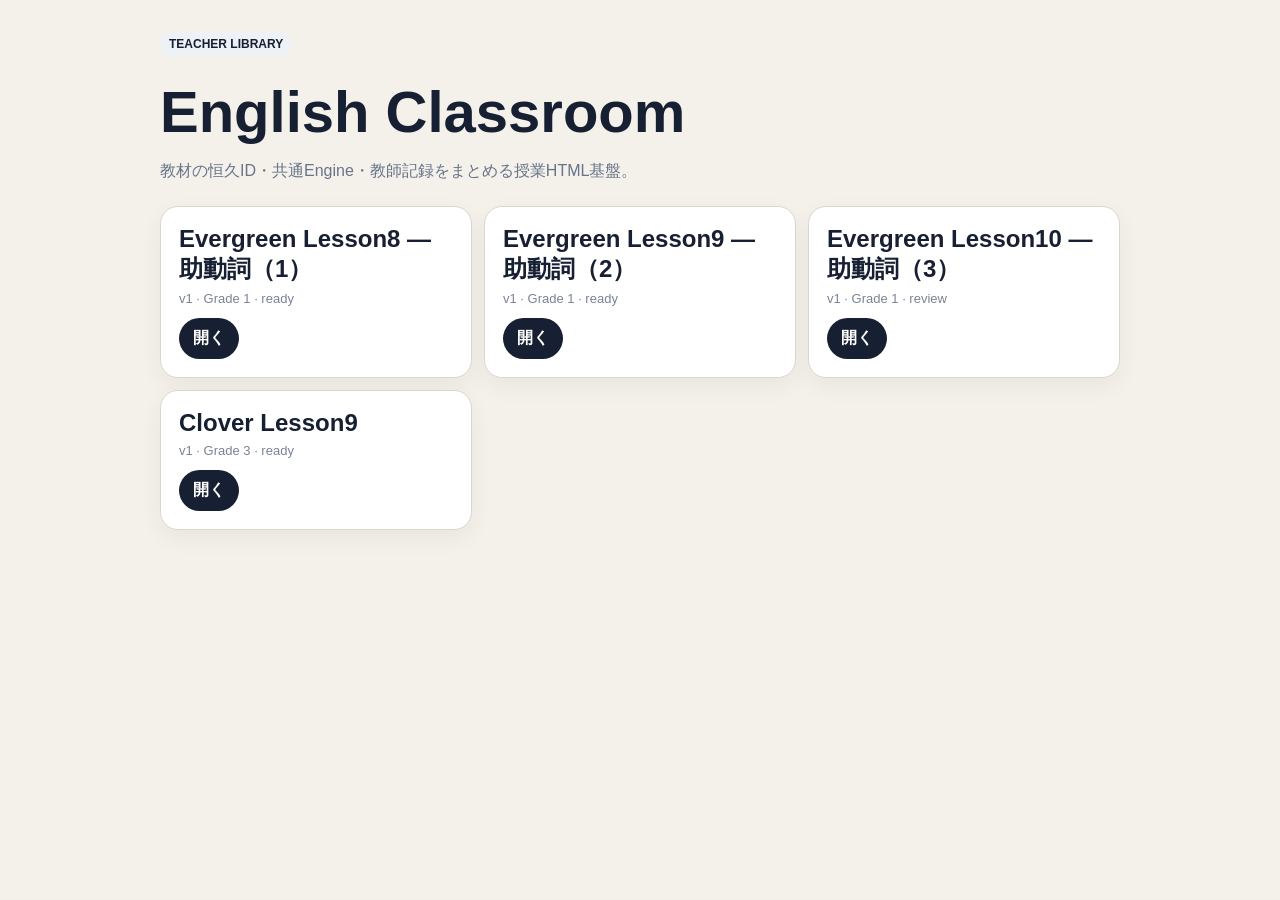
<file: index.html>
<!doctype html>
<html lang="ja">
<head>
<meta charset="utf-8">
<meta name="viewport" content="width=device-width,initial-scale=1">
<title>English Classroom — Teacher Library</title>
<style>
body{font-family:-apple-system,BlinkMacSystemFont,"Segoe UI","Noto Sans JP",sans-serif;background:#f4f1eb;color:#172033;margin:0}
main{max-width:960px;margin:auto;padding:32px 18px}
h1{font-size:clamp(34px,6vw,58px);margin:.2em 0}
p{color:#687489}.grid{display:grid;grid-template-columns:repeat(auto-fit,minmax(260px,1fr));gap:12px;margin-top:24px}
.card{background:#fff;border:1px solid #ddd6cc;border-radius:18px;padding:18px;box-shadow:0 8px 24px rgba(0,0,0,.05)}
.card h2{margin:0 0 6px}.meta{font-size:13px;color:#7a8495;margin-bottom:12px}
a{display:inline-block;background:#172033;color:#fff;text-decoration:none;border-radius:999px;padding:10px 14px;font-weight:850}
.badge{display:inline-block;background:#eef1f5;border-radius:999px;padding:5px 9px;font-size:12px;font-weight:800;margin-bottom:10px}
.note{font-size:12px;color:#7a8495;margin:10px 0 0}
</style>
</head>
<body><main>
<div class="badge">TEACHER LIBRARY</div>
<h1>English Classroom</h1>
<p>教材の恒久ID・共通Engine・教師記録をまとめる授業HTML基盤。</p>
<div id="grid" class="grid"></div>
<script>
(async()=>{
 const r=await fetch('./registry/lessons.json',{cache:'no-store'});
 const j=await r.json();
 const grid=document.getElementById('grid');
 grid.innerHTML=(j.lessons||[]).map(x=>`<article class="card"><h2>${x.title}</h2><div class="meta">${x.engine} · Grade ${x.grade} · ${x.status}</div><a href="./${x.path}">開く</a>${x.engine==='legacy'?'<p class="note">現行構造を維持したLegacy教材。Engine v1への載せ替えは未実施。</p>':''}</article>`).join('');
})();
</script>
</main></body></html>
</file>
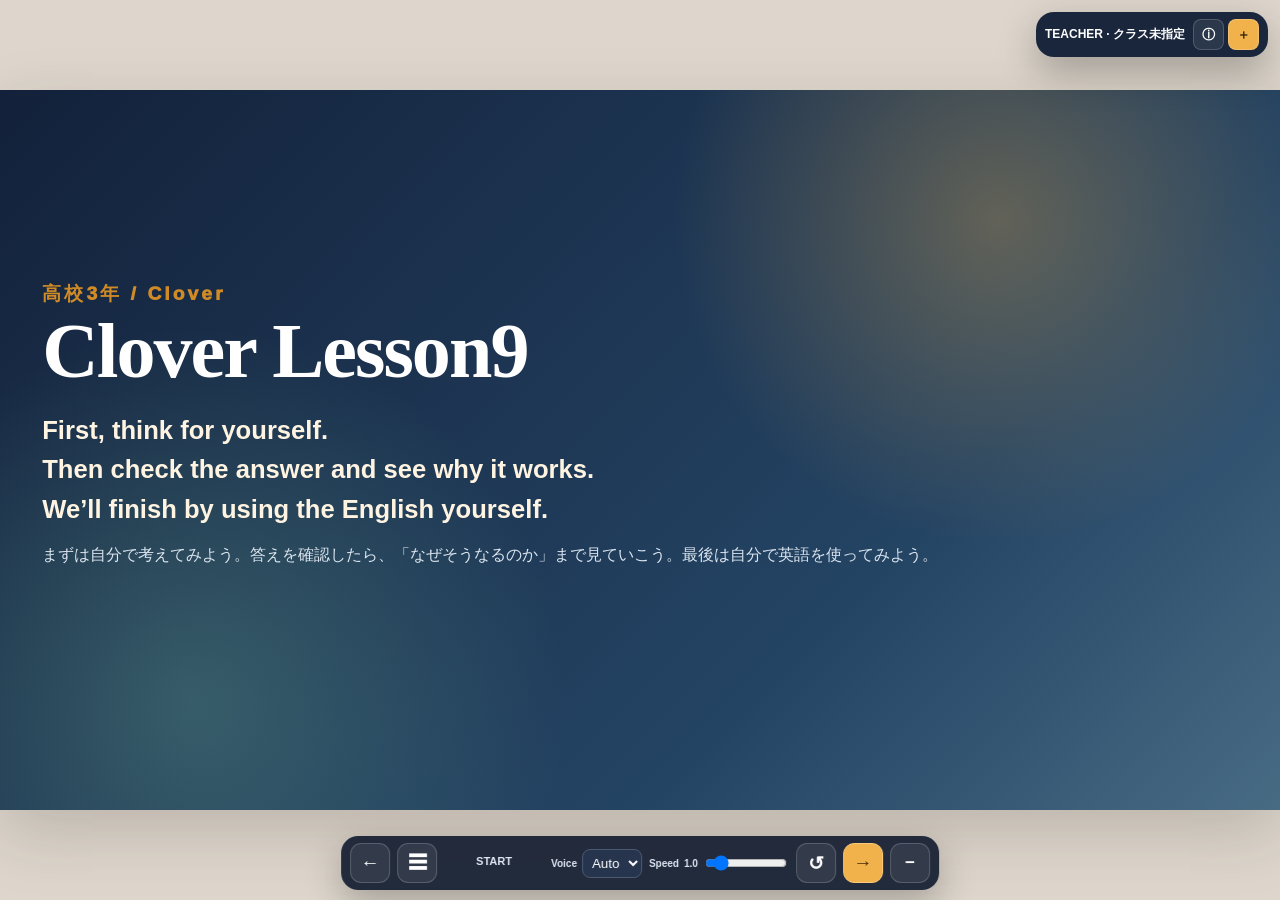
<file: materials/clover/lesson9/index.html>
<!doctype html>
<html lang="ja">
<head>
<meta charset="utf-8">
<meta name="viewport" content="width=device-width,initial-scale=1,viewport-fit=cover">
<meta name="theme-color" content="#172033">
<title>Clover Lesson9</title>
<link rel="stylesheet" href="../../../_engine/v1/engine.css">
<script>
window.LESSON_META = {"schemaVersion": 1, "id": "clover.lesson9", "title": "Clover Lesson9", "series": "Clover", "lesson": "9", "grade": 3, "subject": "English", "engine": "v1", "status": "ready", "questionCount": 40, "formats": ["blank", "choice", "order"], "teacherMode": true, "studentExport": true};
</script>
</head>
<body>
<div id="app" class="app" tabindex="0">
  <main class="stage" id="stage" aria-live="polite"></main>
  <div class="toolbar" aria-label="スライド操作">
    <button class="icon-btn" id="prevBtn" type="button" aria-label="前の問題">←</button>
    <button class="icon-btn" id="menuBtn" type="button" aria-label="問題一覧">☰</button>
    <div class="progress-wrap" aria-label="進行状況">
      <span id="slideCounter" class="counter"></span>
      <div id="stepDots" class="step-dots"></div>
    </div>
    <div class="voice-controls">
      <label>Voice
        <select id="voiceMode" aria-label="英語音声">
          <option value="auto">Auto</option><option value="en-US">US</option><option value="en-GB">UK</option>
        </select>
      </label>
      <label>Speed <span id="rateValue">1.0</span>
        <input id="rate" type="range" min="0.7" max="3" step="0.1" value="1.0" aria-label="読み上げ速度">
      </label>
    </div>
    <button class="icon-btn" id="resetBtn" type="button" aria-label="この問題を最初に戻す">↺</button>
    <button class="icon-btn primary" id="nextBtn" type="button" aria-label="次の段階">→</button>
  </div>
  <div id="drawer" class="drawer" hidden>
    <div class="drawer-card" role="dialog" aria-modal="true" aria-label="問題一覧">
      <div class="drawer-head"><strong id="drawerTitle">問題一覧</strong><button id="closeDrawer" type="button" class="icon-btn">×</button></div>
      <div id="questionList" class="question-list"></div>
    </div>
  </div>
  <div id="toast" class="toast" hidden></div>
</div>
<script src="lesson-data.js"></script>
<script src="../../../_engine/v1/audio.js"></script>
<script src="../../../_engine/v1/engine.js"></script>
<script src="../../../_teacher/v1/teacher.js"></script>
</body>
</html>
</file>
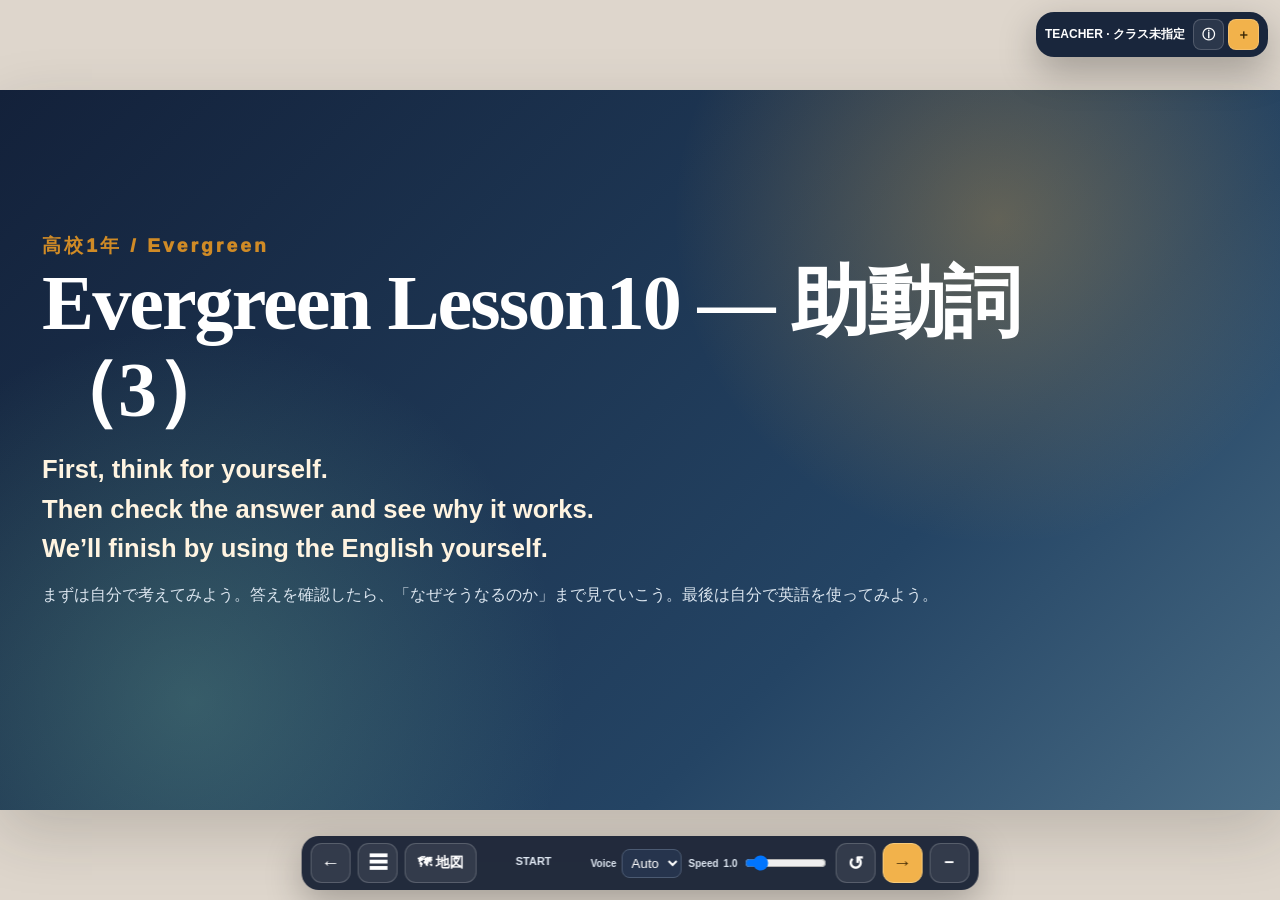
<file: materials/evergreen/lesson10/index.html>
<!doctype html>
<html lang="ja">
<head>
<meta charset="utf-8">
<meta name="viewport" content="width=device-width,initial-scale=1,viewport-fit=cover">
<meta name="theme-color" content="#172033">
<title>Evergreen Lesson10 — 助動詞（3）</title>
<link rel="stylesheet" href="../../../_engine/v1/engine.css">
<link rel="stylesheet" href="lesson10.css">
<script>
window.LESSON_META = {"schemaVersion":1,"id":"evergreen.lesson10","title":"Evergreen Lesson10 — 助動詞（3）","series":"Evergreen","lesson":"10","grade":1,"subject":"English","engine":"v1","status":"review","questionCount":22,"formats":["blank","order","translate","write"],"teacherMode":true,"studentExport":true,"features":["concept-map","question-diagrams","source-underlines","small-step-hints","backup-technique","final-check"]};
</script>
</head>
<body>
<div id="app" class="app" tabindex="0">
  <main class="stage" id="stage" aria-live="polite"></main>
  <div class="toolbar" aria-label="スライド操作">
    <button class="icon-btn" id="prevBtn" type="button" aria-label="前の画面">←</button>
    <button class="icon-btn" id="menuBtn" type="button" aria-label="問題一覧">☰</button>
    <div class="progress-wrap" aria-label="進行状況"><span id="slideCounter" class="counter"></span><div id="stepDots" class="step-dots"></div></div>
    <div class="voice-controls">
      <label>Voice <select id="voiceMode" aria-label="英語音声"><option value="auto">Auto</option><option value="en-US">US</option><option value="en-GB">UK</option></select></label>
      <label>Speed <span id="rateValue">1.0</span><input id="rate" type="range" min="0.7" max="3" step="0.1" value="1.0" aria-label="読み上げ速度"></label>
    </div>
    <button class="icon-btn" id="resetBtn" type="button" aria-label="この問題を最初に戻す">↺</button>
    <button class="icon-btn primary" id="nextBtn" type="button" aria-label="次の画面">→</button>
  </div>
  <div id="drawer" class="drawer" hidden><div class="drawer-card" role="dialog" aria-modal="true" aria-label="問題一覧"><div class="drawer-head"><strong id="drawerTitle">問題一覧</strong><button id="closeDrawer" type="button" class="icon-btn">×</button></div><div id="questionList" class="question-list"></div></div></div>
  <div id="toast" class="toast" hidden></div>
</div>
<script src="lesson-data.js"></script>
<script src="lesson-references.js"></script>
<script src="lesson10-details-a.js"></script>
<script src="lesson10-details-b.js"></script>
<script src="lesson10-details-c.js"></script>
<script src="lesson10-learning.js"></script>
<script src="../../../_engine/v1/audio.js"></script>
<script src="../../../_engine/v1/engine.js"></script>
<script src="../../../_teacher/v1/teacher.js"></script>
<script src="lesson10-enhance.js"></script>
</body>
</html>
</file>
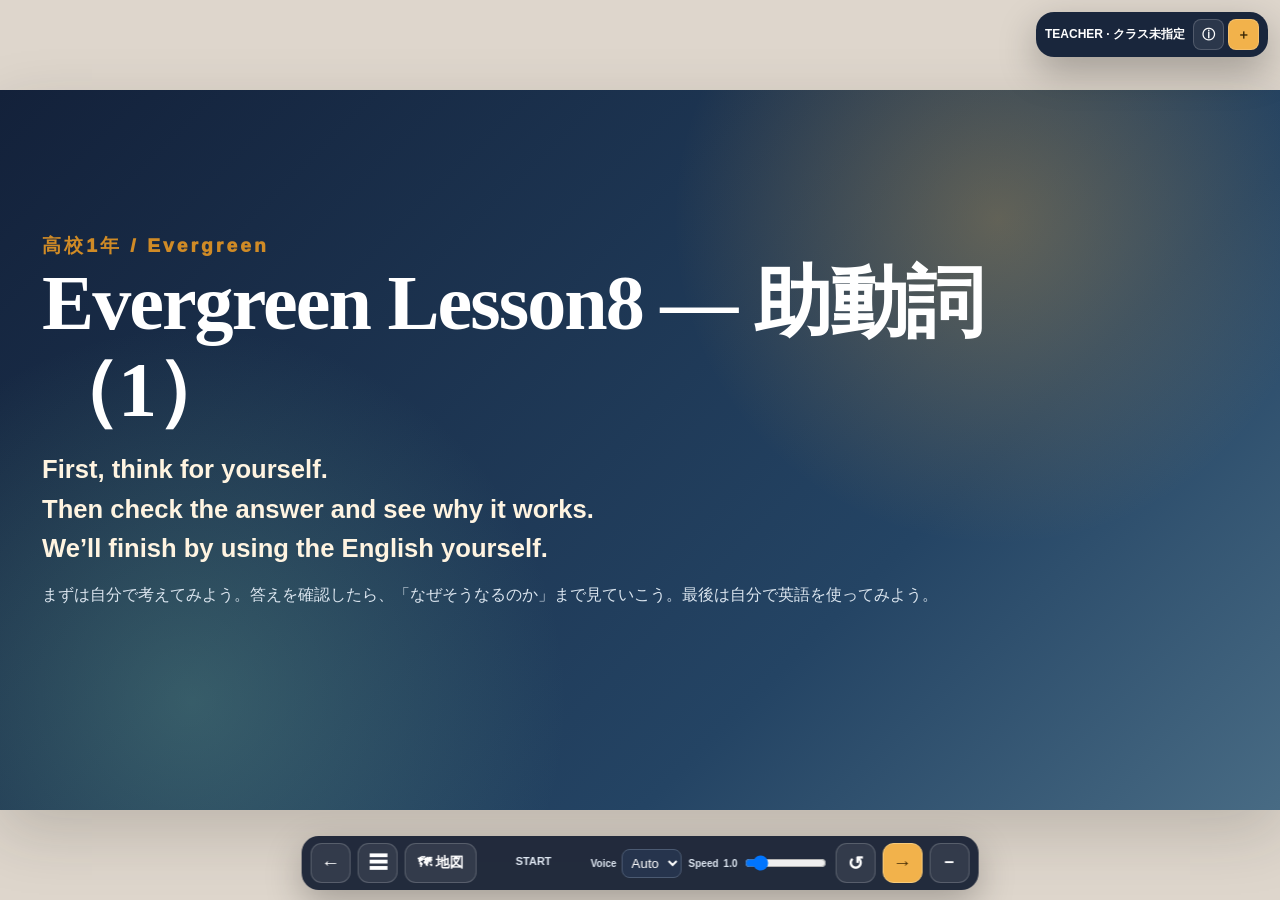
<file: materials/evergreen/lesson8/index.html>
<!doctype html>
<html lang="ja">
<head>
<meta charset="utf-8">
<meta name="viewport" content="width=device-width,initial-scale=1,viewport-fit=cover">
<meta name="theme-color" content="#172033">
<title>Evergreen Lesson8 — 助動詞（1）</title>
<link rel="stylesheet" href="../../../_engine/v1/engine.css">
<link rel="stylesheet" href="lesson8.css">
<script>
window.LESSON_META = {"schemaVersion":1,"id":"evergreen.lesson8","title":"Evergreen Lesson8 — 助動詞（1）","series":"Evergreen","lesson":"8","grade":1,"subject":"English","engine":"v1","status":"review","questionCount":24,"formats":["blank","choice","order","translate","write"],"teacherMode":true,"studentExport":true,"features":["concept-map","question-diagrams","source-underlines","small-step-hints","backup-technique","final-check"]};
</script>
</head>
<body>
<div id="app" class="app" tabindex="0">
  <main class="stage" id="stage" aria-live="polite"></main>
  <div class="toolbar" aria-label="スライド操作">
    <button class="icon-btn" id="prevBtn" type="button" aria-label="前の画面">←</button>
    <button class="icon-btn" id="menuBtn" type="button" aria-label="問題一覧">☰</button>
    <div class="progress-wrap" aria-label="進行状況">
      <span id="slideCounter" class="counter"></span>
      <div id="stepDots" class="step-dots"></div>
    </div>
    <div class="voice-controls">
      <label>Voice
        <select id="voiceMode" aria-label="英語音声">
          <option value="auto">Auto</option><option value="en-US">US</option><option value="en-GB">UK</option>
        </select>
      </label>
      <label>Speed <span id="rateValue">1.0</span>
        <input id="rate" type="range" min="0.7" max="3" step="0.1" value="1.0" aria-label="読み上げ速度">
      </label>
    </div>
    <button class="icon-btn" id="resetBtn" type="button" aria-label="この問題を最初に戻す">↺</button>
    <button class="icon-btn primary" id="nextBtn" type="button" aria-label="次の画面">→</button>
  </div>
  <div id="drawer" class="drawer" hidden>
    <div class="drawer-card" role="dialog" aria-modal="true" aria-label="問題一覧">
      <div class="drawer-head"><strong id="drawerTitle">問題一覧</strong><button id="closeDrawer" type="button" class="icon-btn">×</button></div>
      <div id="questionList" class="question-list"></div>
    </div>
  </div>
  <div id="toast" class="toast" hidden></div>
</div>
<script src="lesson-data.js"></script>
<script src="lesson-references.js"></script>
<script src="lesson8-learning.js"></script>
<script src="../../../_engine/v1/audio.js"></script>
<script src="../../../_engine/v1/engine.js"></script>
<script src="../../../_teacher/v1/teacher.js"></script>
<script src="lesson8-enhance.js"></script>
</body>
</html>
</file>
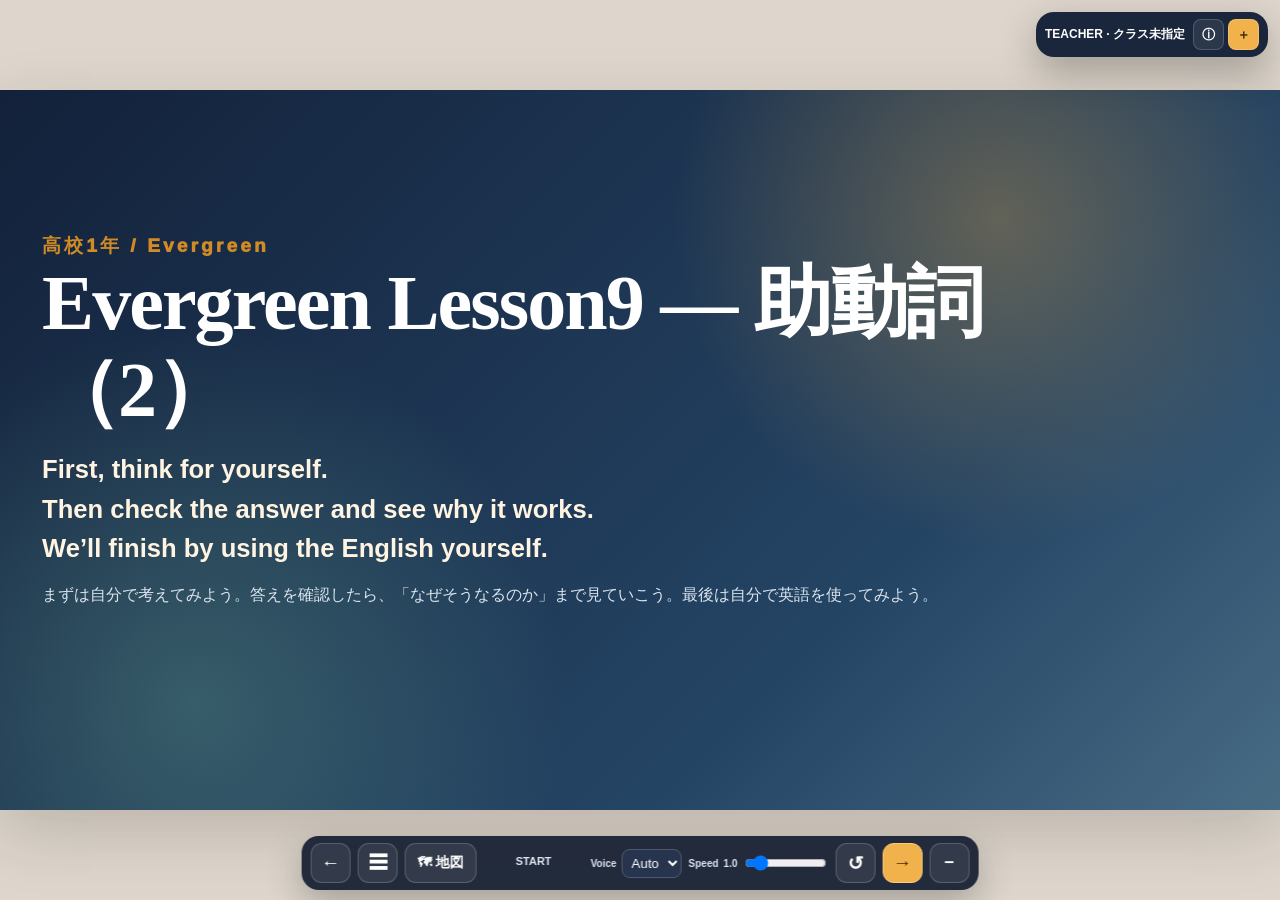
<file: materials/evergreen/lesson9/index.html>
<!doctype html>
<html lang="ja">
<head>
<meta charset="utf-8">
<meta name="viewport" content="width=device-width,initial-scale=1,viewport-fit=cover">
<meta name="theme-color" content="#172033">
<title>Evergreen Lesson9 — 助動詞（2）</title>
<link rel="stylesheet" href="../../../_engine/v1/engine.css">
<link rel="stylesheet" href="lesson9.css">
<script>
window.LESSON_META = {"schemaVersion": 1, "id": "evergreen.lesson9", "title": "Evergreen Lesson9 — 助動詞（2）", "series": "Evergreen", "lesson": "9", "grade": 1, "subject": "English", "engine": "v1", "status": "review", "questionCount": 23, "formats": ["blank", "choice", "order", "translate", "write"], "teacherMode": true, "studentExport": true, "features": ["concept-map", "question-diagrams", "source-underlines", "small-step-hints", "backup-technique", "final-check"]};
</script>
</head>
<body>
<div id="app" class="app" tabindex="0">
  <main class="stage" id="stage" aria-live="polite"></main>
  <div class="toolbar" aria-label="スライド操作">
    <button class="icon-btn" id="prevBtn" type="button" aria-label="前の画面">←</button>
    <button class="icon-btn" id="menuBtn" type="button" aria-label="問題一覧">☰</button>
    <div class="progress-wrap" aria-label="進行状況">
      <span id="slideCounter" class="counter"></span>
      <div id="stepDots" class="step-dots"></div>
    </div>
    <div class="voice-controls">
      <label>Voice
        <select id="voiceMode" aria-label="英語音声">
          <option value="auto">Auto</option><option value="en-US">US</option><option value="en-GB">UK</option>
        </select>
      </label>
      <label>Speed <span id="rateValue">1.0</span>
        <input id="rate" type="range" min="0.7" max="3" step="0.1" value="1.0" aria-label="読み上げ速度">
      </label>
    </div>
    <button class="icon-btn" id="resetBtn" type="button" aria-label="この問題を最初に戻す">↺</button>
    <button class="icon-btn primary" id="nextBtn" type="button" aria-label="次の画面">→</button>
  </div>
  <div id="drawer" class="drawer" hidden>
    <div class="drawer-card" role="dialog" aria-modal="true" aria-label="問題一覧">
      <div class="drawer-head"><strong id="drawerTitle">問題一覧</strong><button id="closeDrawer" type="button" class="icon-btn">×</button></div>
      <div id="questionList" class="question-list"></div>
    </div>
  </div>
  <div id="toast" class="toast" hidden></div>
</div>
<script src="lesson-data.js"></script>
<script src="lesson-references.js"></script>
<script src="lesson9-learning.js"></script>
<script src="../../../_engine/v1/audio.js"></script>
<script src="../../../_engine/v1/engine.js"></script>
<script src="../../../_teacher/v1/teacher.js"></script>
<script src="lesson9-enhance.js"></script>
</body>
</html>
</file>
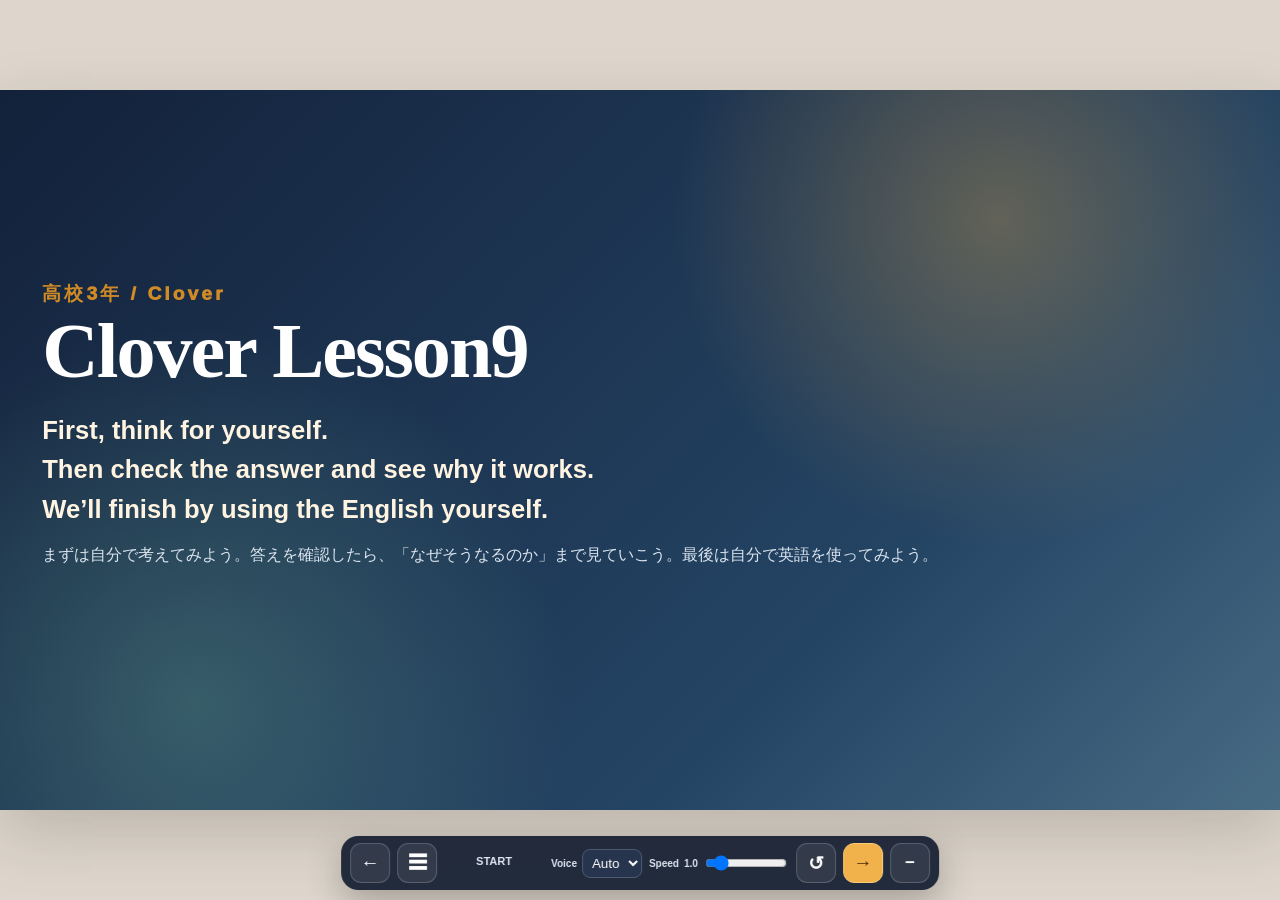
<file: materials/clover/lesson9/student-index.html>
<!doctype html>
<html lang="ja">
<head>
<meta charset="utf-8">
<meta name="viewport" content="width=device-width,initial-scale=1,viewport-fit=cover">
<meta name="theme-color" content="#172033">
<title>Clover Lesson9</title>
<link rel="stylesheet" href="../../../_engine/v1/engine.css">
<script>
window.LESSON_META = {"schemaVersion": 1, "id": "clover.lesson9", "title": "Clover Lesson9", "series": "Clover", "lesson": "9", "grade": 3, "subject": "English", "engine": "v1", "status": "ready", "questionCount": 40, "formats": ["blank", "choice", "order"], "teacherMode": false, "studentExport": true};
</script>
</head>
<body>
<div id="app" class="app" tabindex="0">
  <main class="stage" id="stage" aria-live="polite"></main>
  <div class="toolbar" aria-label="スライド操作">
    <button class="icon-btn" id="prevBtn" type="button" aria-label="前の問題">←</button>
    <button class="icon-btn" id="menuBtn" type="button" aria-label="問題一覧">☰</button>
    <div class="progress-wrap" aria-label="進行状況">
      <span id="slideCounter" class="counter"></span>
      <div id="stepDots" class="step-dots"></div>
    </div>
    <div class="voice-controls">
      <label>Voice
        <select id="voiceMode" aria-label="英語音声">
          <option value="auto">Auto</option><option value="en-US">US</option><option value="en-GB">UK</option>
        </select>
      </label>
      <label>Speed <span id="rateValue">1.0</span>
        <input id="rate" type="range" min="0.7" max="3" step="0.1" value="1.0" aria-label="読み上げ速度">
      </label>
    </div>
    <button class="icon-btn" id="resetBtn" type="button" aria-label="この問題を最初に戻す">↺</button>
    <button class="icon-btn primary" id="nextBtn" type="button" aria-label="次の段階">→</button>
  </div>
  <div id="drawer" class="drawer" hidden>
    <div class="drawer-card" role="dialog" aria-modal="true" aria-label="問題一覧">
      <div class="drawer-head"><strong id="drawerTitle">問題一覧</strong><button id="closeDrawer" type="button" class="icon-btn">×</button></div>
      <div id="questionList" class="question-list"></div>
    </div>
  </div>
  <div id="toast" class="toast" hidden></div>
</div>
<script src="lesson-data.js"></script>
<script src="../../../_engine/v1/audio.js"></script>
<script src="../../../_engine/v1/engine.js"></script>
</body>
</html>
</file>
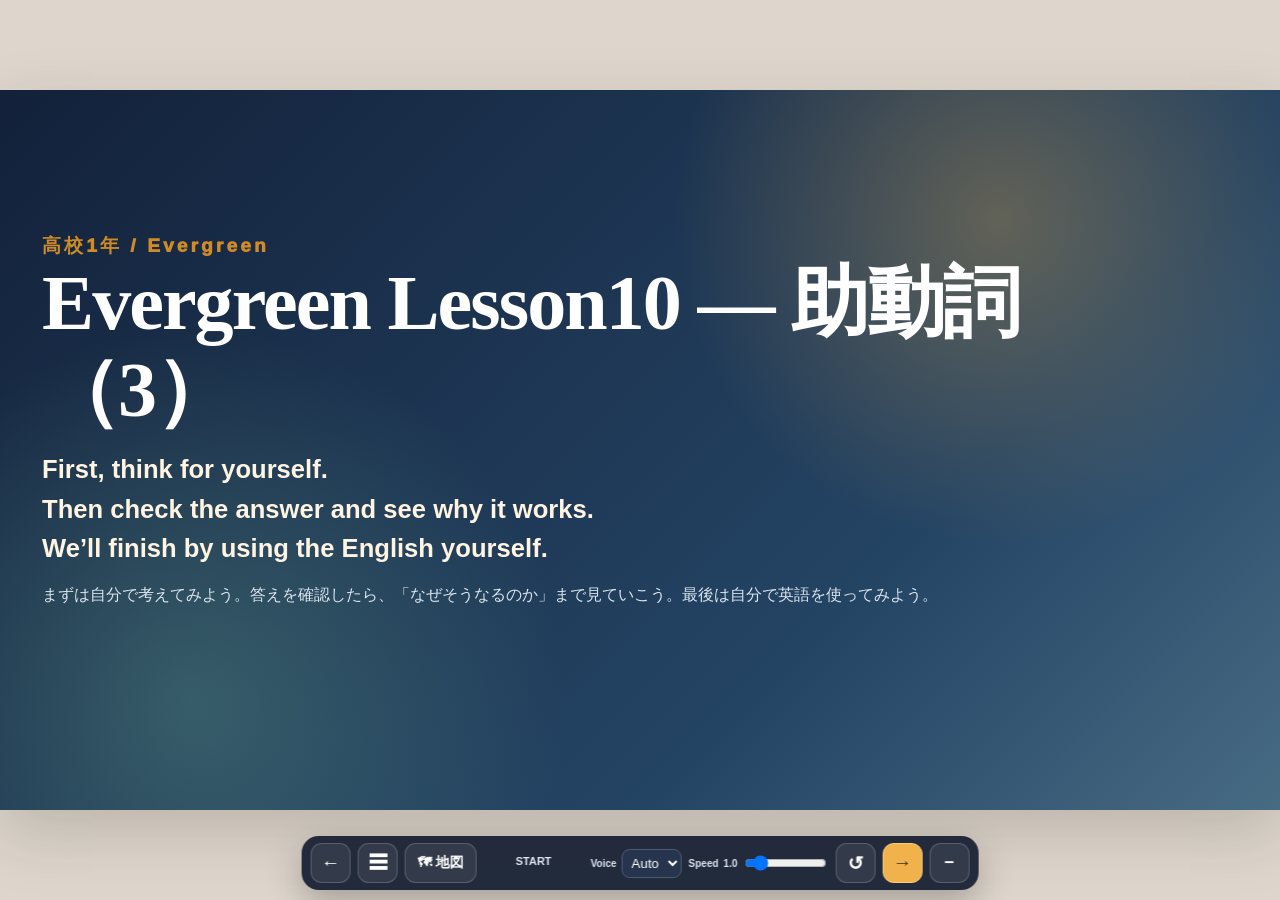
<file: materials/evergreen/lesson10/student-index.html>
<!doctype html>
<html lang="ja">
<head>
<meta charset="utf-8">
<meta name="viewport" content="width=device-width,initial-scale=1,viewport-fit=cover">
<meta name="theme-color" content="#172033">
<title>Evergreen Lesson10 — 助動詞（3）</title>
<link rel="stylesheet" href="../../../_engine/v1/engine.css">
<link rel="stylesheet" href="lesson10.css">
<script>
window.LESSON_META = {"schemaVersion":1,"id":"evergreen.lesson10","title":"Evergreen Lesson10 — 助動詞（3）","series":"Evergreen","lesson":"10","grade":1,"subject":"English","engine":"v1","status":"review","questionCount":22,"formats":["blank","order","translate","write"],"teacherMode":false,"studentExport":true,"features":["concept-map","question-diagrams","source-underlines","small-step-hints","backup-technique","final-check"]};
</script>
</head>
<body>
<div id="app" class="app" tabindex="0">
  <main class="stage" id="stage" aria-live="polite"></main>
  <div class="toolbar" aria-label="スライド操作">
    <button class="icon-btn" id="prevBtn" type="button" aria-label="前の画面">←</button>
    <button class="icon-btn" id="menuBtn" type="button" aria-label="問題一覧">☰</button>
    <div class="progress-wrap" aria-label="進行状況"><span id="slideCounter" class="counter"></span><div id="stepDots" class="step-dots"></div></div>
    <div class="voice-controls">
      <label>Voice <select id="voiceMode" aria-label="英語音声"><option value="auto">Auto</option><option value="en-US">US</option><option value="en-GB">UK</option></select></label>
      <label>Speed <span id="rateValue">1.0</span><input id="rate" type="range" min="0.7" max="3" step="0.1" value="1.0" aria-label="読み上げ速度"></label>
    </div>
    <button class="icon-btn" id="resetBtn" type="button" aria-label="この問題を最初に戻す">↺</button>
    <button class="icon-btn primary" id="nextBtn" type="button" aria-label="次の画面">→</button>
  </div>
  <div id="drawer" class="drawer" hidden><div class="drawer-card" role="dialog" aria-modal="true" aria-label="問題一覧"><div class="drawer-head"><strong id="drawerTitle">問題一覧</strong><button id="closeDrawer" type="button" class="icon-btn">×</button></div><div id="questionList" class="question-list"></div></div></div>
  <div id="toast" class="toast" hidden></div>
</div>
<script src="lesson-data.js"></script>
<script src="lesson-references.js"></script>
<script src="lesson10-details-a.js"></script>
<script src="lesson10-details-b.js"></script>
<script src="lesson10-details-c.js"></script>
<script src="lesson10-learning.js"></script>
<script src="../../../_engine/v1/audio.js"></script>
<script src="../../../_engine/v1/engine.js"></script>
<script src="lesson10-enhance.js"></script>
</body>
</html>
</file>
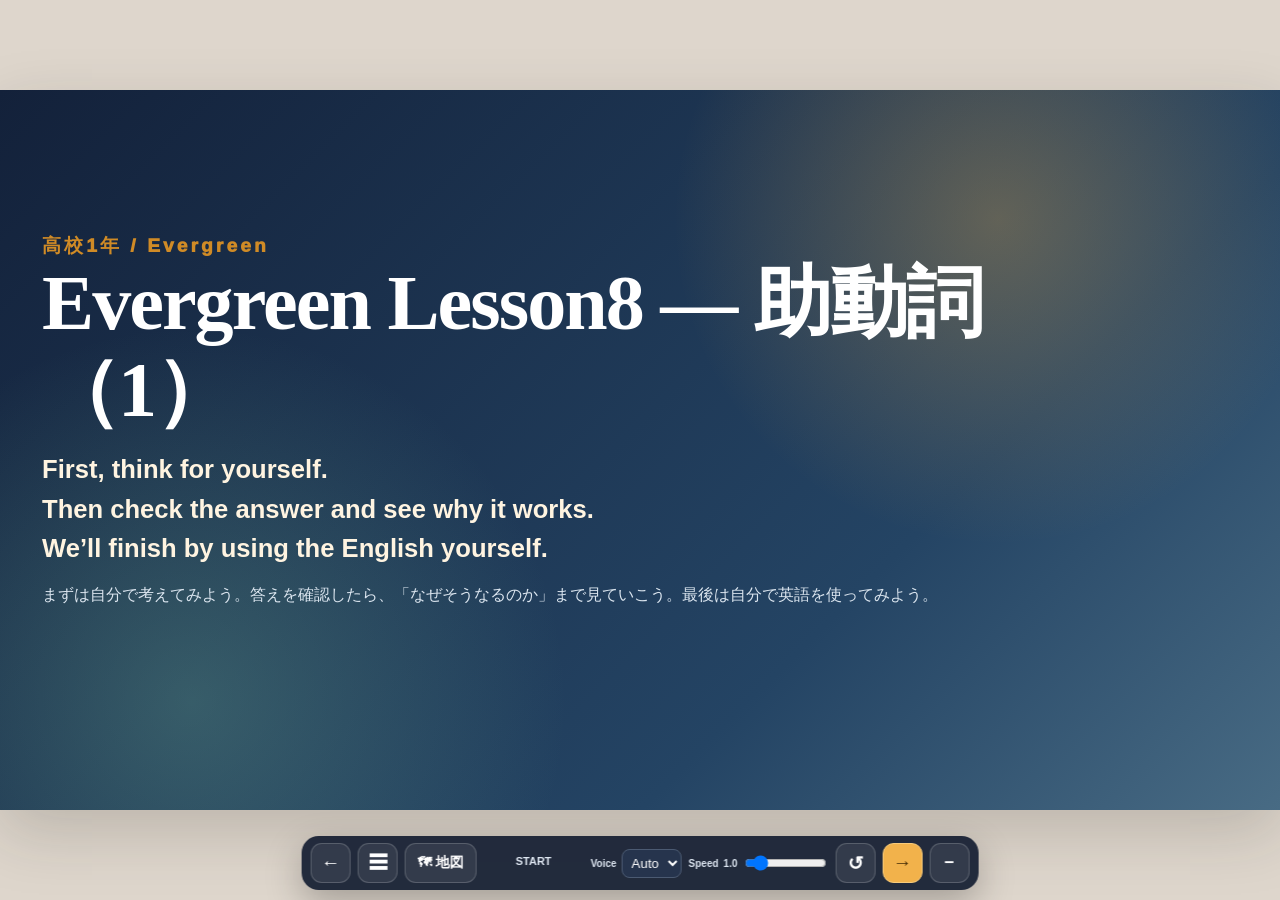
<file: materials/evergreen/lesson8/student-index.html>
<!doctype html>
<html lang="ja">
<head>
<meta charset="utf-8">
<meta name="viewport" content="width=device-width,initial-scale=1,viewport-fit=cover">
<meta name="theme-color" content="#172033">
<title>Evergreen Lesson8 — 助動詞（1）</title>
<link rel="stylesheet" href="../../../_engine/v1/engine.css">
<link rel="stylesheet" href="lesson8.css">
<script>
window.LESSON_META = {"schemaVersion": 1, "id": "evergreen.lesson8", "title": "Evergreen Lesson8 — 助動詞（1）", "series": "Evergreen", "lesson": "8", "grade": 1, "subject": "English", "engine": "v1", "status": "review", "questionCount": 24, "formats": ["blank", "choice", "order", "translate", "write"], "teacherMode": false, "studentExport": true, "features": ["concept-map", "question-diagrams", "source-underlines", "small-step-hints", "backup-technique", "final-check"]};
</script>
</head>
<body>
<div id="app" class="app" tabindex="0">
  <main class="stage" id="stage" aria-live="polite"></main>
  <div class="toolbar" aria-label="スライド操作">
    <button class="icon-btn" id="prevBtn" type="button" aria-label="前の画面">←</button>
    <button class="icon-btn" id="menuBtn" type="button" aria-label="問題一覧">☰</button>
    <div class="progress-wrap" aria-label="進行状況"><span id="slideCounter" class="counter"></span><div id="stepDots" class="step-dots"></div></div>
    <div class="voice-controls">
      <label>Voice <select id="voiceMode" aria-label="英語音声"><option value="auto">Auto</option><option value="en-US">US</option><option value="en-GB">UK</option></select></label>
      <label>Speed <span id="rateValue">1.0</span><input id="rate" type="range" min="0.7" max="3" step="0.1" value="1.0" aria-label="読み上げ速度"></label>
    </div>
    <button class="icon-btn" id="resetBtn" type="button" aria-label="この問題を最初に戻す">↺</button>
    <button class="icon-btn primary" id="nextBtn" type="button" aria-label="次の画面">→</button>
  </div>
  <div id="drawer" class="drawer" hidden><div class="drawer-card" role="dialog" aria-modal="true" aria-label="問題一覧"><div class="drawer-head"><strong id="drawerTitle">問題一覧</strong><button id="closeDrawer" type="button" class="icon-btn">×</button></div><div id="questionList" class="question-list"></div></div></div>
  <div id="toast" class="toast" hidden></div>
</div>
<script src="lesson-data.js"></script>
<script src="lesson-references.js"></script>
<script src="lesson8-learning.js"></script>
<script src="../../../_engine/v1/audio.js"></script>
<script src="../../../_engine/v1/engine.js"></script>
<script src="lesson8-enhance.js"></script>
</body>
</html>
</file>
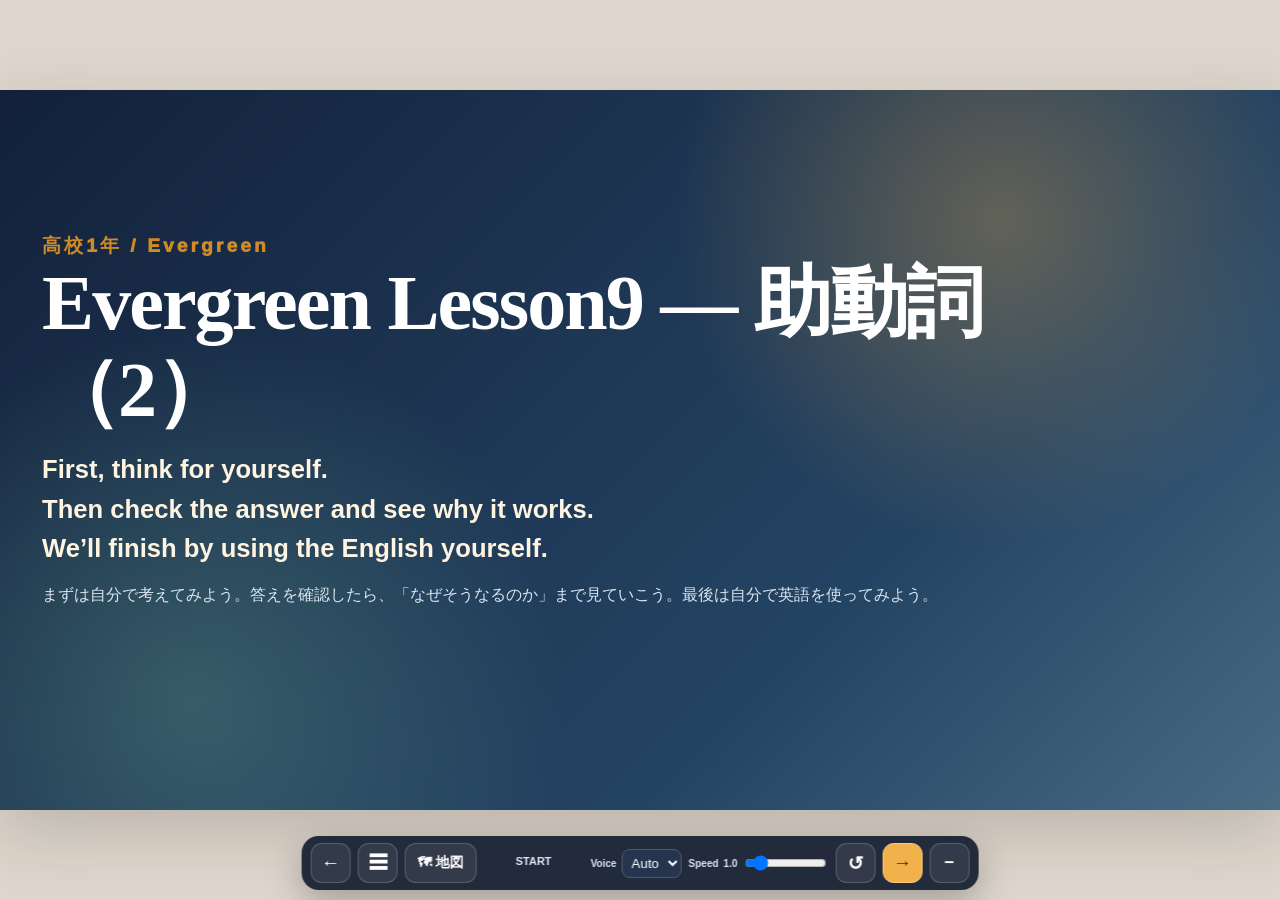
<file: materials/evergreen/lesson9/student-index.html>
<!doctype html>
<html lang="ja">
<head>
<meta charset="utf-8">
<meta name="viewport" content="width=device-width,initial-scale=1,viewport-fit=cover">
<meta name="theme-color" content="#172033">
<title>Evergreen Lesson9 — 助動詞（2）</title>
<link rel="stylesheet" href="../../../_engine/v1/engine.css">
<link rel="stylesheet" href="lesson9.css">
<script>
window.LESSON_META = {"schemaVersion": 1, "id": "evergreen.lesson9", "title": "Evergreen Lesson9 — 助動詞（2）", "series": "Evergreen", "lesson": "9", "grade": 1, "subject": "English", "engine": "v1", "status": "review", "questionCount": 23, "formats": ["blank", "choice", "order", "translate", "write"], "teacherMode": false, "studentExport": true, "features": ["concept-map", "question-diagrams", "source-underlines", "small-step-hints", "backup-technique", "final-check"]};
</script>
</head>
<body>
<div id="app" class="app" tabindex="0">
  <main class="stage" id="stage" aria-live="polite"></main>
  <div class="toolbar" aria-label="スライド操作">
    <button class="icon-btn" id="prevBtn" type="button" aria-label="前の画面">←</button>
    <button class="icon-btn" id="menuBtn" type="button" aria-label="問題一覧">☰</button>
    <div class="progress-wrap" aria-label="進行状況">
      <span id="slideCounter" class="counter"></span>
      <div id="stepDots" class="step-dots"></div>
    </div>
    <div class="voice-controls">
      <label>Voice
        <select id="voiceMode" aria-label="英語音声">
          <option value="auto">Auto</option><option value="en-US">US</option><option value="en-GB">UK</option>
        </select>
      </label>
      <label>Speed <span id="rateValue">1.0</span>
        <input id="rate" type="range" min="0.7" max="3" step="0.1" value="1.0" aria-label="読み上げ速度">
      </label>
    </div>
    <button class="icon-btn" id="resetBtn" type="button" aria-label="この問題を最初に戻す">↺</button>
    <button class="icon-btn primary" id="nextBtn" type="button" aria-label="次の画面">→</button>
  </div>
  <div id="drawer" class="drawer" hidden>
    <div class="drawer-card" role="dialog" aria-modal="true" aria-label="問題一覧">
      <div class="drawer-head"><strong id="drawerTitle">問題一覧</strong><button id="closeDrawer" type="button" class="icon-btn">×</button></div>
      <div id="questionList" class="question-list"></div>
    </div>
  </div>
  <div id="toast" class="toast" hidden></div>
</div>
<script src="lesson-data.js"></script>
<script src="lesson-references.js"></script>
<script src="lesson9-learning.js"></script>
<script src="../../../_engine/v1/audio.js"></script>
<script src="../../../_engine/v1/engine.js"></script>
<script src="lesson9-enhance.js"></script>
</body>
</html>
</file>
<file: _engine/v1/engine.css>
:root{
  --ink:#172033;--navy:#15223a;--paper:#fffdf8;--cream:#f4eee5;--line:#dfd5c7;
  --muted:#687489;--gold:#f2b24b;--green:#2e7d57;--red:#b94b42;--blue:#377ca8;
  --violet:#6b5aa7;--shadow:0 22px 60px rgba(34,31,26,.18)
}
*{box-sizing:border-box}
html,body{margin:0;min-height:100%;background:#ded6cc;color:var(--ink);font-family:-apple-system,BlinkMacSystemFont,"Segoe UI","Noto Sans JP",sans-serif}
body{display:grid;place-items:center;padding:0}
.app{width:100vw;min-height:100vh;display:grid;place-items:center;outline:none}
.stage{position:relative;width:min(100vw,calc(100vh * 16 / 9));aspect-ratio:16/9;overflow:hidden;background:radial-gradient(circle at 90% 12%,rgba(242,178,75,.18),transparent 25%),radial-gradient(circle at 8% 86%,rgba(83,155,199,.16),transparent 28%),linear-gradient(135deg,#fffdf8,#f5eee4);box-shadow:var(--shadow);padding:clamp(22px,3.3vw,54px);padding-bottom:clamp(74px,7.3vw,104px)}
.stage.clickable{cursor:pointer}
.topline{display:flex;align-items:center;gap:14px;margin-bottom:12px}.qno{font-weight:900;letter-spacing:.06em;color:#a45d17;background:#fff4dc;border:1px solid #efd5a2;border-radius:999px;padding:7px 13px;font-size:clamp(13px,1.4vw,18px)}.section{color:var(--muted);font-weight:800;font-size:clamp(13px,1.4vw,18px)}
h1{margin:0 0 16px;font-family:Georgia,"Yu Mincho",serif;color:var(--navy);font-size:clamp(29px,3.2vw,47px);line-height:1.12;letter-spacing:-.025em}
.question-card{background:var(--navy);color:#fff;border-radius:22px;padding:clamp(15px,2vw,25px) clamp(18px,2.4vw,31px);box-shadow:0 18px 42px rgba(21,34,58,.16);position:relative}
.question{font-size:clamp(20px,2.15vw,31px);line-height:1.36;font-weight:850;margin:0;padding-right:68px}.choice-grid{display:flex;flex-wrap:wrap;gap:8px 10px;margin-top:13px}.choice{font-size:clamp(14px,1.45vw,20px);font-weight:800;border:1px solid rgba(255,255,255,.25);background:rgba(255,255,255,.09);border-radius:999px;padding:7px 12px}.choice.correct-choice{background:rgba(72,177,116,.28);border-color:#9ae0b4}
.audio-btn{border:1px solid rgba(255,255,255,.3);background:rgba(255,255,255,.12);color:#fff;border-radius:999px;min-width:46px;height:46px;font-weight:900;cursor:pointer}.question-card .audio-btn{position:absolute;right:18px;top:18px}
.content{margin-top:16px;min-height:0}.stage-panel{background:rgba(255,255,255,.91);border:1px solid var(--line);border-radius:22px;padding:clamp(15px,1.8vw,24px);box-shadow:0 13px 35px rgba(72,53,29,.07)}
.panel-label{display:inline-flex;align-items:center;gap:8px;font-weight:950;font-size:clamp(14px,1.4vw,18px);letter-spacing:.03em;margin-bottom:10px}.panel-label.answer{color:#9a5c00}.panel-label.reason{color:var(--green)}.panel-label.wrong{color:var(--red)}.panel-label.translation{color:var(--blue)}.panel-label.output{color:var(--violet)}.panel-label.hint{color:#9a681b}
.answer-main{font-size:clamp(24px,2.7vw,40px);font-weight:950;color:var(--navy);line-height:1.25;margin:2px 0 8px}.completed{font-size:clamp(17px,1.8vw,25px);line-height:1.4;font-weight:800;color:#263752;background:#f5f8fb;border-left:6px solid var(--blue);border-radius:12px;padding:12px 16px;margin-top:10px}
.bullets{margin:2px 0 0;padding-left:1.2em}.bullets li{font-size:clamp(16px,1.55vw,21px);line-height:1.48;margin:0 0 8px}.method{margin-top:12px;padding:11px 14px;border-radius:13px;background:#eef6ef;border:1px solid #cfe3d4;font-size:clamp(14px,1.35vw,18px);line-height:1.5;font-weight:750}.wrong-list{display:grid;gap:8px}.wrong-item{padding:10px 13px;background:#fff3f0;border:1px solid #eed0ca;border-radius:13px;font-size:clamp(14px,1.42vw,19px);line-height:1.4}.jp-translation{font-family:Georgia,"Yu Mincho",serif;font-size:clamp(23px,2.45vw,36px);line-height:1.55;font-weight:800;color:#24344b;margin:4px 0}
.action-btn{border:0;border-radius:999px;padding:10px 16px;background:var(--navy);color:#fff;font-weight:900;font-size:14px;cursor:pointer}.action-btn.secondary{background:#fff;color:var(--navy);border:1px solid #c9cdd4}.action-btn:disabled{opacity:.38;cursor:default}.output-actions{display:flex;gap:8px;flex-wrap:wrap;margin-top:12px}
.teacher-voice-copy .en{font-size:clamp(18px,2vw,27px);font-weight:760;line-height:1.55;color:#fff4e1;margin:0 0 12px}.teacher-voice-copy .jp{font-size:clamp(13px,1.28vw,17px);line-height:1.6;color:#dbe5ef;margin:0;max-width:900px}.bilingual-title small{display:block;font-family:-apple-system,BlinkMacSystemFont,"Segoe UI","Noto Sans JP",sans-serif;font-size:clamp(13px,1.25vw,17px);font-weight:750;letter-spacing:0;color:#667287;margin-top:8px}
.intro{display:grid;align-content:center;height:100%;max-width:1040px}.intro .eyebrow{font-size:clamp(15px,1.5vw,20px);font-weight:950;letter-spacing:.16em;color:#d08b26}.intro h1{font-size:clamp(48px,6.1vw,86px);color:#fff}.cover-stage{background:radial-gradient(circle at 78% 18%,rgba(242,178,75,.31),transparent 28%),radial-gradient(circle at 15% 85%,rgba(116,183,156,.30),transparent 30%),linear-gradient(135deg,#13213a,#244464 68%,#486b84);color:#fff}
.guide-grid{display:grid;grid-template-columns:repeat(5,1fr);gap:12px;margin-top:22px}.guide-card{background:rgba(255,255,255,.92);border:1px solid var(--line);border-radius:18px;padding:18px 16px}.guide-card b{display:block;font-size:clamp(18px,1.7vw,23px);color:var(--navy);margin-bottom:8px}.guide-card p{margin:0;font-size:clamp(13px,1.25vw,17px);line-height:1.5;color:#40506a}.student-guide-grid .guide-card:nth-child(2){transform:translateY(8px)}.student-guide-grid .guide-card:nth-child(4){transform:translateY(8px)}.student-ops{margin-top:16px;display:flex;gap:10px;align-items:baseline;flex-wrap:wrap;color:#596679;font-size:13px}.student-ops b{color:#263852}.student-ops span{color:#7a8492}
.hint-panel{border-color:#ead29e;background:#fffaf0}.hint-en{font-size:clamp(23px,2.35vw,34px);font-weight:900;color:#24344b;line-height:1.25}.hint-jp{font-size:clamp(14px,1.35vw,18px);color:#6b5d46;margin-top:7px;font-weight:700}.hint-look{display:flex;gap:9px;flex-wrap:wrap;margin-top:16px}.hint-look span{background:#fff0c9;border:1px solid #e5bd65;color:#6e4b0f;border-radius:999px;padding:8px 13px;font-size:clamp(16px,1.55vw,20px);font-weight:900}.hint-visual{margin-top:14px}
.output-panel{background:#fff}.output-instruction{display:flex;flex-direction:column;gap:3px;margin-bottom:10px}.output-instruction b{font-size:clamp(15px,1.45vw,19px);color:#3c3566}.output-instruction span{font-size:13px;color:#77708c}.backup-practice{display:grid;gap:12px}.backup-cue{font-family:Georgia,"Yu Mincho",serif;font-size:clamp(19px,2vw,28px);line-height:1.45;background:#f7f3ff;border:1px solid #ddd3f2;border-radius:16px;padding:13px 16px}.backup-chunks{display:flex;gap:8px;align-items:center;flex-wrap:wrap;background:#f9fafc;border:1px solid #dde1e8;border-radius:16px;padding:13px 15px;min-height:58px}.backup-chunk{font-size:clamp(17px,1.7vw,23px);font-weight:900;color:#1f3049;transition:.15s}.backup-chunk.is-hidden{color:#9aa2ae;background:#e7eaf0;border-radius:8px;padding:3px 8px;letter-spacing:.12em}.chunk-divider{color:#bd9a5a;font-weight:900}.backup-ready{display:flex;gap:10px;align-items:baseline;flex-wrap:wrap;color:#385d4a}.backup-ready b{font-size:17px}.backup-ready span{font-size:13px;color:#607064}
.final-stage{overflow:auto}.final-screen{height:100%;display:grid;align-content:start;max-width:1120px}.final-kicker{font-size:12px;letter-spacing:.18em;font-weight:950;color:#b2761c;margin-bottom:7px}.final-screen h1{margin-bottom:5px}.final-lead{font-size:clamp(16px,1.55vw,21px);font-weight:850;color:#40506a;margin:0}.final-lead-jp{font-size:13px;color:#788292;margin:4px 0 16px}.quick-grid{display:grid;grid-template-columns:repeat(2,1fr);gap:10px}.quick-card,.final-choice-card,.last-try-card{position:relative;border:1px solid #d8d2c9;background:#fff;border-radius:16px;padding:14px 15px;min-height:92px}.quick-cue,.last-try-cue{font-size:clamp(17px,1.7vw,23px);font-weight:850;padding-right:80px}.quick-answer,.last-try-answer{margin-top:10px;padding:9px 12px;border-radius:10px;background:#eef6ef;color:#274d38;font-weight:900;font-size:clamp(16px,1.55vw,20px)}.mini-check{position:absolute;right:12px;top:12px;border:1px solid #ccd2db;background:#fff;border-radius:999px;padding:7px 10px;color:#394a61;font-weight:850;cursor:pointer}.final-choice-list,.last-try-list{display:grid;gap:9px}.final-choice-card{display:grid;grid-template-columns:1fr auto;gap:8px}.final-choice-card small{display:block;color:#7a8493;margin-top:4px}.final-choice-answer{grid-column:1/3;background:#eef6ef;border-radius:10px;padding:9px 12px;display:flex;gap:10px;align-items:baseline}.final-choice-answer strong{color:#27523a}.final-choice-answer span{color:#5f6c63}.final-finish .en-finish{font-size:clamp(20px,2.1vw,28px);font-weight:800;color:#3d5068;margin:0 0 8px}.final-finish .jp-finish{font-size:clamp(14px,1.4vw,18px);color:#687489;margin:0 0 18px;line-height:1.55}
.stage-hint{position:absolute;right:28px;bottom:86px;color:#7d8796;font-size:12px;font-weight:800;opacity:.65}
.toolbar{position:fixed;left:50%;bottom:max(10px,env(safe-area-inset-bottom));transform:translateX(-50%);z-index:20;display:flex;align-items:center;gap:7px;background:rgba(23,32,51,.94);color:#fff;padding:7px 9px;border-radius:17px;box-shadow:0 13px 36px rgba(0,0,0,.26);backdrop-filter:blur(10px);max-width:calc(100vw - 16px);transition:.15s}.icon-btn{border:1px solid rgba(255,255,255,.18);background:rgba(255,255,255,.08);color:#fff;border-radius:11px;min-width:40px;height:40px;font-size:19px;font-weight:900;cursor:pointer}.icon-btn.primary{background:var(--gold);color:#4b3109;border-color:#f8cb7a}.toolbar-toggle{font-size:17px}.progress-wrap{min-width:100px}.counter{display:block;font-size:11px;font-weight:900;color:#dfe7f2;margin-bottom:4px;text-align:center}.step-dots{display:flex;justify-content:center;gap:4px}.step-dot{width:7px;height:7px;border-radius:50%;background:#58647a}.step-dot.on{background:#ffd169}.voice-controls{display:flex;align-items:center;gap:7px;font-size:10px;font-weight:800;color:#dce5f0}.voice-controls label{display:flex;align-items:center;gap:5px}.voice-controls select{background:#26344d;color:#fff;border:1px solid #4b5a72;border-radius:8px;padding:5px}.voice-controls input{width:82px}.toolbar.is-collapsed{padding:5px 6px;gap:4px}.toolbar.is-collapsed>*:not(#prevBtn):not(#nextBtn):not(#toolbarToggle){display:none!important}.toolbar.is-collapsed .icon-btn{min-width:36px;height:36px;font-size:17px}
.drawer{position:fixed;inset:0;background:rgba(10,15,24,.5);z-index:50;display:grid;place-items:center;padding:20px}.drawer-card{width:min(900px,96vw);max-height:84vh;overflow:auto;background:#fffdf8;border-radius:22px;box-shadow:0 30px 80px rgba(0,0,0,.32)}.drawer-head{position:sticky;top:0;display:flex;justify-content:space-between;align-items:center;padding:14px 18px;background:#172033;color:#fff;z-index:2}.question-list{padding:14px;display:grid;grid-template-columns:repeat(4,1fr);gap:9px}.jump-btn{border:1px solid var(--line);background:#fff;border-radius:12px;padding:10px;text-align:left;font-weight:800;color:#26344b;cursor:pointer}.jump-btn small{display:block;color:#7a8495;margin-top:4px;font-weight:700}.toast{position:fixed;top:16px;left:50%;transform:translateX(-50%);z-index:80;background:#172033;color:#fff;border-radius:999px;padding:10px 16px;font-size:13px;font-weight:800;box-shadow:0 12px 30px rgba(0,0,0,.24)}
.drawer[hidden],.toast[hidden]{display:none!important}.teacher-slot{display:none}body.teacher-mode .teacher-slot{display:block}
@media(max-width:980px){.guide-grid{grid-template-columns:repeat(3,1fr)}.voice-controls label:first-child{display:none}.question-list{grid-template-columns:repeat(2,1fr)}.progress-wrap{min-width:84px}.voice-controls input{width:65px}}
@media(max-width:700px){.stage{width:100vw;min-height:100vh;aspect-ratio:auto;padding:18px 16px 88px;overflow:auto}.question{padding-right:54px}.guide-grid,.quick-grid{grid-template-columns:1fr}.student-guide-grid .guide-card{transform:none!important}.voice-controls{display:none}.toolbar{width:auto;max-width:calc(100vw - 12px)}.stage-hint{display:none}.question-list{grid-template-columns:1fr 1fr}.app{display:block}.cover-stage{min-height:100vh}.intro{min-height:calc(100vh - 130px)}.final-choice-answer{grid-column:1/3}.backup-chunks{gap:5px}}
@media(prefers-reduced-motion:reduce){*{scroll-behavior:auto!important;transition:none!important}}
</file>
<file: materials/evergreen/lesson10/lesson10.css>
/* Evergreen Lesson 10 — Lesson8/9-compatible visual layer */
:root{--l10-reading:"Iowan Old Style","Baskerville","Palatino Linotype","Book Antiqua",Georgia,serif;--l10-ui:"Avenir Next",Avenir,"Segoe UI","Helvetica Neue",Arial,sans-serif;--l10-jp:"Hiragino Sans","Yu Gothic UI","Yu Gothic",Meiryo,sans-serif}
.question{font-family:var(--l10-reading)!important;font-weight:700!important;letter-spacing:.005em!important}.completed,.backup-chunk,.quick-answer,.last-try-answer,.final-choice-answer strong{font-family:var(--l10-reading)!important}.hint-en,.output-instruction b,.final-lead,.guide-card b{font-family:var(--l10-ui)!important}.hint-jp,.output-instruction span,.final-lead-jp,.guide-card p,.backup-ready span{font-family:var(--l10-jp)!important}.hint-mark{background:#ffe19a;color:#172033;border-radius:4px;padding:0 .08em;box-shadow:inset 0 -3px 0 #e8ad31}.source-underline{border-bottom:4px solid #ffd169;padding-bottom:2px}.map-btn{font-size:14px!important;min-width:auto!important;width:auto!important;padding:0 12px!important;white-space:nowrap}.toolbar.is-collapsed .map-btn{display:none!important}
#stage{padding:30px 42px 90px!important}#stage[data-lesson-stage]:not([data-lesson-stage="problem"])>h1{display:none!important}#stage[data-lesson-stage]:not([data-lesson-stage="problem"]) .topline{margin-bottom:8px!important}#stage[data-lesson-stage]:not([data-lesson-stage="problem"]) .question-card{padding:13px 20px!important;border-radius:18px!important}#stage[data-lesson-stage]:not([data-lesson-stage="problem"]) .question{font-size:clamp(20px,1.9vw,28px)!important;line-height:1.28!important;padding-right:60px!important}#stage[data-lesson-stage]:not([data-lesson-stage="problem"]) .question-card .audio-btn{right:13px!important;top:50%!important;transform:translateY(-50%)!important;min-width:42px!important;height:42px!important}#stage[data-lesson-stage]:not([data-lesson-stage="problem"]) .content{margin-top:11px!important}#stage[data-lesson-stage]:not([data-lesson-stage="problem"]) .stage-panel{padding:14px 19px!important;border-radius:18px!important}#stage[data-lesson-stage="problem"] .question{font-size:clamp(22px,2.05vw,30px)!important;line-height:1.34!important}.stage-hint{display:none!important}
#stage[data-lesson-stage^="hint:"] .hint-panel{padding:14px 20px!important}#stage[data-lesson-stage^="hint:"] .hint-en{font-size:clamp(21px,2.05vw,30px)!important;line-height:1.2!important}#stage[data-lesson-stage^="hint:"] .hint-jp{font-size:clamp(13px,1.2vw,17px)!important;margin-top:5px!important}#stage[data-lesson-stage^="hint:"] .hint-look{margin-top:10px!important;gap:7px!important}#stage[data-lesson-stage^="hint:"] .hint-look span{padding:6px 11px!important;font-size:clamp(14px,1.3vw,18px)!important}
#stage[data-lesson-stage="answer"] .answer-main{font-size:clamp(21px,2.1vw,31px)!important;line-height:1.28!important;margin:0 0 6px!important}#stage[data-lesson-stage="answer"] .completed{font-size:clamp(16px,1.5vw,21px)!important;line-height:1.32!important;padding:9px 13px!important;margin-top:7px!important}#stage[data-lesson-stage="reason"] .method{margin-top:7px!important;padding:8px 11px!important}#stage[data-lesson-stage="reason"] .bullets li{font-size:clamp(14px,1.3vw,18px)!important;line-height:1.35!important;margin-bottom:5px!important}#stage[data-lesson-stage="wrong"] .wrong-list{gap:6px!important}#stage[data-lesson-stage="wrong"] .wrong-item{padding:8px 11px!important;font-size:clamp(13px,1.2vw,17px)!important;line-height:1.3!important}#stage[data-lesson-stage="translation"] .jp-translation{font-size:clamp(20px,2vw,30px)!important;line-height:1.42!important;margin:0!important}
#stage[data-lesson-stage="output"] .question-card{display:none!important}#stage[data-lesson-stage="output"] .content{margin-top:6px!important}#stage[data-lesson-stage="output"] .stage-panel{padding:13px 18px!important}#stage[data-lesson-stage="output"] .output-instruction{gap:2px!important;margin-bottom:6px!important}#stage[data-lesson-stage="output"] .output-instruction b{font-size:clamp(14px,1.35vw,18px)!important}#stage[data-lesson-stage="output"] .output-instruction span{font-size:12px!important}#stage[data-lesson-stage="output"] .backup-practice{gap:7px!important}#stage[data-lesson-stage="output"] .backup-cue{font-size:clamp(18px,1.75vw,24px)!important;line-height:1.36!important;padding:9px 13px!important;border-radius:13px!important}#stage[data-lesson-stage="output"] .backup-chunks{min-height:48px!important;padding:9px 12px!important;border-radius:13px!important;gap:6px!important}#stage[data-lesson-stage="output"] .backup-chunk{font-size:clamp(16px,1.5vw,21px)!important;line-height:1.25!important}#stage[data-lesson-stage="output"] .output-actions{margin-top:7px!important}#stage[data-lesson-stage="output"] .action-btn{padding:8px 13px!important;font-size:13px!important}
.where-am-i{display:flex;align-items:center;gap:7px;flex-wrap:wrap;margin:-4px 0 10px;color:#637087;font-size:12px;font-weight:800}.where-am-i>span{background:#172033;color:#fff;border-radius:999px;padding:5px 9px}.where-am-i b{color:#253752}.where-am-i i{font-style:normal;color:#a6afba}.question-viz{margin-top:14px;border-top:1px solid #d8e4dc;padding-top:12px}.viz-title{font-weight:950;color:#355f49;margin-bottom:10px}.viz-flow,.viz-timeline,.viz-formula,.big-flow{display:flex;align-items:stretch;gap:8px;flex-wrap:wrap}.viz-flow span,.viz-timeline article,.viz-formula span,.big-flow span{background:#f7f9fc;border:1px solid #d5dce6;border-radius:14px;padding:10px 13px;font-weight:850;color:#23344c}.viz-flow .arrow,.big-flow .arrow{background:transparent;border:0;display:grid;place-items:center;font-size:22px}.viz-timeline article{min-width:145px;display:grid;gap:3px}.viz-timeline article span{font-size:12px;color:#6d7787}.viz-timeline i{display:grid;place-items:center;font-style:normal;color:#a37b32;font-weight:950}.viz-timeline .hot,.viz-compare .hot{border-color:#e7b55e;background:#fff5df}.viz-compare,.map-compare{display:grid;grid-template-columns:repeat(2,minmax(0,1fr));gap:10px}.viz-compare article{border:1px solid #d5dce6;border-radius:14px;padding:11px 13px;background:#f8fafc}.viz-compare b{display:block;color:#21334c;font-size:17px}.viz-compare span{display:block;color:#5d6878;margin-top:5px;line-height:1.45}.viz-formula{align-items:center}.viz-formula span{font-size:16px}.viz-formula .modal{background:#fff0d8;border-color:#e8bd72}.viz-formula .verb{background:#eef8f2;border-color:#a9d0b6}.viz-formula i{display:grid;place-items:center;font-style:normal;font-weight:950;color:#8a94a2}.viz-note{margin-top:7px;color:#6a7380;font-size:13px;font-weight:750}.viz-decision{display:grid;gap:7px}.viz-decision>div{display:grid;grid-template-columns:1fr 36px 1fr;align-items:center;gap:8px;border:1px solid #d5dce6;border-radius:12px;padding:9px 12px;background:#f8fafc}.viz-decision i{text-align:center;font-style:normal;color:#b37a24}.viz-decision strong{color:#244a36}
.concept-map-drawer[hidden]{display:none!important}.concept-map-drawer{position:fixed;inset:0;z-index:100;background:rgba(7,13,24,.72);padding:18px;display:grid;place-items:center}.concept-map-card{width:min(1180px,98vw);height:min(88vh,850px);background:#fffdf8;border-radius:24px;overflow:hidden;display:grid;grid-template-rows:auto auto 1fr;box-shadow:0 30px 90px rgba(0,0,0,.4)}.concept-map-head{background:linear-gradient(135deg,#13213a,#284b69);color:#fff;padding:18px 22px;display:flex;justify-content:space-between;gap:20px}.concept-map-head small{letter-spacing:.18em;color:#f3c66f;font-weight:900}.concept-map-head h2{margin:4px 0;font-size:clamp(22px,3vw,34px)}.concept-map-head p{margin:0;color:#dbe7f0}.map-close{width:44px;height:44px;border-radius:12px;border:1px solid rgba(255,255,255,.3);background:rgba(255,255,255,.1);color:#fff;font-size:25px;cursor:pointer}.map-tabs{display:flex;gap:6px;overflow-x:auto;padding:8px;background:#eae5dc;border-bottom:1px solid #d5cec4}.map-tabs button{white-space:nowrap;border:0;border-radius:999px;padding:8px 12px;background:#fff;color:#405069;font-weight:850;cursor:pointer}.map-tabs button.active{background:#172033;color:#fff}.concept-map-body{overflow:auto;padding:20px 22px}.concept-map-body>section>h2{margin:0 0 8px;color:#172033}.map-lead{font-size:16px;line-height:1.55;color:#4e5d70;max-width:980px}.concept-grid{display:grid;grid-template-columns:repeat(4,minmax(0,1fr));gap:10px}.concept-card{border:1px solid #d8d2c9;border-radius:16px;padding:13px;background:#fff}.concept-card.in-lesson{border:2px solid #e4aa45;background:#fff8e9}.concept-card.outside{opacity:.72}.concept-status{font-size:10px;font-weight:950;letter-spacing:.1em;color:#a16a14}.concept-card h3{margin:5px 0 8px}.concept-items{display:flex;flex-wrap:wrap;gap:5px}.concept-items span{background:#eef2f6;border-radius:999px;padding:5px 8px;font-weight:850;font-size:13px}.concept-card p{font-size:13px;line-height:1.45;color:#687385}.map-compare article{border:1px solid #d5dce6;border-radius:17px;padding:18px;background:#fff}.map-compare h3{font-size:24px;margin:8px 0}.map-compare p{color:#5b6879;line-height:1.5}.map-compare strong{color:#2c5c42}.map-badge{display:inline-block;border-radius:999px;padding:5px 9px;background:#172033;color:#fff;font-weight:900}.matrix-wrap{overflow:auto}.matrix-wrap table{border-collapse:collapse;width:100%;background:#fff}.matrix-wrap th,.matrix-wrap td{border:1px solid #d4d9df;padding:12px;text-align:left;vertical-align:top}.matrix-wrap thead th{background:#172033;color:#fff}.matrix-wrap tbody th{background:#f4efe5}.map-note{margin-top:10px;padding:11px 13px;border-radius:12px;background:#fff4dc;border:1px solid #ecd49f;color:#6c542a}.branch-grid{display:grid;grid-template-columns:repeat(3,minmax(0,1fr));gap:10px}.branch-card{border:1px solid #d5dce6;border-radius:16px;padding:15px;background:#fff}.branch-card h3{font-size:22px;margin:0 0 4px}.branch-core{font-weight:850;color:#8a5a12;background:#fff3d7;border-radius:10px;padding:8px}.branch-list{display:grid;gap:6px;margin-top:10px}.branch-list span{padding:8px 10px;border-radius:10px;background:#f3f6f9;font-weight:750}.map-timeline{display:grid;grid-template-columns:repeat(3,minmax(180px,1fr));gap:8px}.map-timeline article{border-top:5px solid #d69d3f;background:#fff;border-radius:10px;padding:12px}.map-timeline article>span{font-size:11px;font-weight:950;color:#9a681b}.map-timeline h3{margin:5px 0}.map-timeline p{color:#5d6878;line-height:1.4}.big-flow{align-items:center}.big-flow span{background:#fff;border:1px solid #d5dce6}.big-flow .arrow{font-size:24px}
.final-stage{overflow:hidden!important;padding:27px 42px 90px!important}.final-stage .final-screen{height:auto!important;max-height:100%!important;align-content:start!important}.final-stage .final-kicker{margin-bottom:4px!important}.final-stage .final-screen h1{font-size:clamp(28px,3vw,43px)!important;margin-bottom:3px!important}.final-stage .final-lead{font-size:clamp(14px,1.35vw,18px)!important}.final-stage .final-lead-jp{font-size:12px!important;margin:2px 0 9px!important}.final-stage .quick-grid{gap:7px!important}.final-stage .quick-card{min-height:68px!important;padding:9px 11px!important;border-radius:13px!important}.final-stage .quick-cue{font-size:clamp(14px,1.35vw,18px)!important;padding-right:68px!important}.final-stage .quick-answer{margin-top:5px!important;padding:6px 9px!important;font-size:clamp(14px,1.3vw,18px)!important}.final-stage .mini-check{right:9px!important;top:9px!important;padding:5px 8px!important;font-size:12px!important}.final-stage .final-choice-list,.final-stage .last-try-list{gap:6px!important}.final-stage .final-choice-card,.final-stage .last-try-card{min-height:0!important;padding:9px 11px!important;border-radius:13px!important}.final-stage .final-choice-answer,.final-stage .last-try-answer{margin-top:5px!important;padding:6px 9px!important}
@media (max-height:820px) and (min-width:701px){#stage{padding:24px 38px 82px!important}#stage[data-lesson-stage="problem"]>h1{font-size:clamp(30px,3vw,42px)!important;margin-bottom:10px!important}#stage[data-lesson-stage="problem"] .question-card{padding:17px 23px!important}#stage[data-lesson-stage]:not([data-lesson-stage="problem"]) .question-card{padding:11px 18px!important}#stage[data-lesson-stage]:not([data-lesson-stage="problem"]) .content{margin-top:8px!important}#stage[data-lesson-stage]:not([data-lesson-stage="problem"]) .stage-panel{padding:11px 16px!important}.final-stage{padding:22px 38px 82px!important}.final-stage .quick-card{min-height:62px!important;padding:7px 10px!important}}
@media(max-width:900px){.concept-grid{grid-template-columns:repeat(2,minmax(0,1fr))}.branch-grid{grid-template-columns:1fr}.map-timeline{grid-template-columns:1fr}}@media(max-width:700px){#stage{padding:18px 16px 88px!important}#stage[data-lesson-stage]:not([data-lesson-stage="problem"]) .question-card{display:block}#stage[data-lesson-stage="output"] .question-card{display:none!important}.final-stage{overflow:auto!important;padding:18px 16px 88px!important}.concept-map-drawer{padding:0}.concept-map-card{width:100vw;height:100vh;border-radius:0}.concept-grid,.viz-compare,.map-compare{grid-template-columns:1fr}.concept-map-body{padding:14px}.viz-decision>div{grid-template-columns:1fr}.viz-decision i{transform:rotate(90deg)}}
</file>
<file: materials/evergreen/lesson8/lesson8.css>
/* Evergreen Lesson 8 visual/reference layer */
.source-underline{border-bottom:4px solid #ffd169;padding-bottom:2px}
.where-am-i{display:flex;align-items:center;gap:7px;flex-wrap:wrap;margin:-4px 0 10px;color:#637087;font-size:12px;font-weight:800}
.where-am-i>span{background:#172033;color:#fff;border-radius:999px;padding:5px 9px}.where-am-i b{color:#253752}.where-am-i i{font-style:normal;color:#a6afba}
.question-viz{margin-top:14px;border-top:1px solid #d8e4dc;padding-top:12px}.viz-title{font-weight:950;color:#355f49;margin-bottom:10px}
.viz-flow,.viz-timeline,.viz-formula,.big-flow{display:flex;align-items:stretch;gap:8px;flex-wrap:wrap}.viz-node,.viz-time,.viz-token,.big-flow span{background:#f7f9fc;border:1px solid #d5dce6;border-radius:14px;padding:10px 13px;font-weight:850;color:#23344c}.viz-node.arrow,.big-flow .arrow{background:transparent;border:0;display:grid;place-items:center;font-size:22px}.viz-time{min-width:120px;display:grid;gap:2px}.viz-time span{font-size:12px;color:#6d7787}.viz-time.hot,.viz-col.hot,.viz-scale-item.hot{border-color:#e7b55e;background:#fff5df}.viz-time.cool{border-color:#9ec7df;background:#eef8fd}.viz-line{display:grid;place-items:center;color:#a37b32;font-weight:950}
.viz-compare,.map-compare,.branch-grid{display:grid;grid-template-columns:repeat(2,minmax(0,1fr));gap:10px}.viz-col{border:1px solid #d5dce6;border-radius:14px;padding:11px 13px;background:#f8fafc}.viz-col b{display:block;color:#21334c;font-size:17px}.viz-col span{display:block;color:#5d6878;margin-top:5px;line-height:1.45}
.viz-scale{display:grid;gap:7px}.viz-scale-item{display:grid;grid-template-columns:32px 1fr;gap:2px 10px;align-items:center;border:1px solid #d5dce6;border-radius:12px;padding:8px 10px}.viz-scale-item small{grid-column:2;color:#6c7686}.viz-rank{grid-row:1/3;width:28px;height:28px;border-radius:50%;display:grid;place-items:center;background:#172033;color:#fff;font-weight:950}
.viz-formula{align-items:center}.viz-token{font-size:16px}.viz-token.modal{background:#fff0d8;border-color:#e8bd72}.viz-token.neg{background:#fff0ef;border-color:#e0aaa5}.viz-token.verb{background:#eef8f2;border-color:#a9d0b6}.viz-token.subject{background:#eef3fb;border-color:#adbedb}.viz-token.object{background:#f6effc;border-color:#cbb4de}.viz-token.tail{background:#f6f7f9;border-color:#cbd1d9}.viz-plus{display:grid;place-items:center;font-weight:950;color:#8a94a2}.viz-note{margin-top:7px;color:#6a7380;font-size:13px;font-weight:750}
.viz-decision{display:grid;gap:7px}.viz-decision-row{display:grid;grid-template-columns:1fr 36px 1fr;align-items:center;gap:8px;border:1px solid #d5dce6;border-radius:12px;padding:9px 12px;background:#f8fafc}.viz-decision-row span{text-align:center;color:#b37a24}.viz-decision-row strong{color:#244a36}
.map-btn{font-size:17px}.concept-map-drawer[hidden]{display:none!important}.concept-map-drawer{position:fixed;inset:0;z-index:100;background:rgba(7,13,24,.72);padding:18px;display:grid;place-items:center}.concept-map-card{width:min(1180px,98vw);height:min(88vh,850px);background:#fffdf8;border-radius:24px;overflow:hidden;display:grid;grid-template-rows:auto auto 1fr;box-shadow:0 30px 90px rgba(0,0,0,.4)}.concept-map-head{background:linear-gradient(135deg,#13213a,#284b69);color:#fff;padding:18px 22px;display:flex;justify-content:space-between;gap:20px}.concept-map-head small{letter-spacing:.18em;color:#f3c66f;font-weight:900}.concept-map-head h2{margin:4px 0;font-size:clamp(22px,3vw,34px)}.concept-map-head p{margin:0;color:#dbe7f0}.map-close{width:44px;height:44px;border-radius:12px;border:1px solid rgba(255,255,255,.3);background:rgba(255,255,255,.1);color:#fff;font-size:25px;cursor:pointer}
.map-tabs{display:flex;gap:6px;overflow-x:auto;padding:8px;background:#eae5dc;border-bottom:1px solid #d5cec4}.map-tabs button{white-space:nowrap;border:0;border-radius:999px;padding:8px 12px;background:#fff;color:#405069;font-weight:850;cursor:pointer}.map-tabs button.active{background:#172033;color:#fff}.concept-map-body{overflow:auto;padding:20px 22px}.concept-map-body>section>h2{margin:0 0 8px;color:#172033}.map-lead{font-size:16px;line-height:1.55;color:#4e5d70;max-width:980px}
.concept-grid{display:grid;grid-template-columns:repeat(4,minmax(0,1fr));gap:10px}.concept-card{border:1px solid #d8d2c9;border-radius:16px;padding:13px;background:#fff}.concept-card.in-lesson{border:2px solid #e4aa45;background:#fff8e9}.concept-card.outside{opacity:.68}.concept-status{font-size:10px;font-weight:950;letter-spacing:.1em;color:#a16a14}.concept-card h3{margin:5px 0 8px}.concept-items{display:flex;flex-wrap:wrap;gap:5px}.concept-items span{background:#eef2f6;border-radius:999px;padding:5px 8px;font-weight:850;font-size:13px}.concept-card p{font-size:13px;line-height:1.45;color:#687385}
.branch-card{border:1px solid #d5dce6;border-radius:16px;padding:15px;background:#fff}.branch-card h3{font-size:26px;margin:0 0 4px}.branch-core{font-weight:850;color:#8a5a12;background:#fff3d7;border-radius:10px;padding:8px}.branch-list{display:grid;gap:6px;margin-top:10px}.branch-list span{padding:8px 10px;border-radius:10px;background:#f3f6f9;font-weight:750}
.map-compare article{border:1px solid #d5dce6;border-radius:17px;padding:18px;background:#fff}.map-compare h3{font-size:24px;margin:8px 0}.map-compare p{color:#5b6879;line-height:1.5}.map-compare strong{color:#2c5c42}.map-badge{display:inline-block;border-radius:999px;padding:5px 9px;background:#172033;color:#fff;font-weight:900}
.matrix-wrap{overflow:auto}.matrix-wrap table{border-collapse:collapse;width:100%;background:#fff}.matrix-wrap th,.matrix-wrap td{border:1px solid #d4d9df;padding:12px;text-align:left;vertical-align:top}.matrix-wrap thead th{background:#172033;color:#fff}.matrix-wrap tbody th{background:#f4efe5}.map-note{margin-top:10px;padding:11px 13px;border-radius:12px;background:#fff4dc;border:1px solid #ecd49f;color:#6c542a}
.map-timeline{display:grid;grid-template-columns:repeat(5,minmax(150px,1fr));gap:8px;overflow-x:auto}.map-timeline article{border-top:5px solid #d69d3f;background:#fff;border-radius:10px;padding:12px;min-width:150px}.map-timeline article>span{font-size:11px;font-weight:950;color:#9a681b}.map-timeline h3{margin:5px 0}.map-timeline p{color:#5d6878;line-height:1.4}
@media(max-width:900px){.concept-grid{grid-template-columns:repeat(2,minmax(0,1fr))}.map-timeline{grid-template-columns:repeat(5,180px)}}
@media(max-width:620px){.concept-map-drawer{padding:0}.concept-map-card{width:100vw;height:100vh;border-radius:0}.concept-grid,.viz-compare,.map-compare,.branch-grid{grid-template-columns:1fr}.concept-map-body{padding:14px}.viz-decision-row{grid-template-columns:1fr}.viz-decision-row span{transform:rotate(90deg)}}
</file>
<file: materials/evergreen/lesson9/lesson9.css>
/* Evergreen Lesson 9 visual/reference layer */
.source-underline{border-bottom:4px solid #ffd169;padding-bottom:2px}
.where-am-i{display:flex;align-items:center;gap:7px;flex-wrap:wrap;margin:-4px 0 10px;color:#637087;font-size:12px;font-weight:800}
.where-am-i>span{background:#172033;color:#fff;border-radius:999px;padding:5px 9px}.where-am-i b{color:#253752}.where-am-i i{font-style:normal;color:#a6afba}
.question-viz{margin-top:14px;border-top:1px solid #d8e4dc;padding-top:12px}.viz-title{font-weight:950;color:#355f49;margin-bottom:10px}
.viz-flow,.viz-timeline,.viz-formula,.big-flow{display:flex;align-items:stretch;gap:8px;flex-wrap:wrap}.viz-node,.viz-time,.viz-token,.big-flow span{background:#f7f9fc;border:1px solid #d5dce6;border-radius:14px;padding:10px 13px;font-weight:850;color:#23344c}.viz-node.arrow,.big-flow .arrow{background:transparent;border:0;display:grid;place-items:center;font-size:22px}.viz-time{min-width:120px;display:grid;gap:2px}.viz-time span{font-size:12px;color:#6d7787}.viz-time.hot,.viz-col.hot,.viz-scale-item.hot{border-color:#e7b55e;background:#fff5df}.viz-time.cool{border-color:#9ec7df;background:#eef8fd}.viz-line{display:grid;place-items:center;color:#a37b32;font-weight:950}
.viz-compare,.map-compare,.branch-grid{display:grid;grid-template-columns:repeat(2,minmax(0,1fr));gap:10px}.viz-col{border:1px solid #d5dce6;border-radius:14px;padding:11px 13px;background:#f8fafc}.viz-col b{display:block;color:#21334c;font-size:17px}.viz-col span{display:block;color:#5d6878;margin-top:5px;line-height:1.45}
.viz-scale{display:grid;gap:7px}.viz-scale-item{display:grid;grid-template-columns:32px 1fr;gap:2px 10px;align-items:center;border:1px solid #d5dce6;border-radius:12px;padding:8px 10px}.viz-scale-item small{grid-column:2;color:#6c7686}.viz-rank{grid-row:1/3;width:28px;height:28px;border-radius:50%;display:grid;place-items:center;background:#172033;color:#fff;font-weight:950}
.viz-formula{align-items:center}.viz-token{font-size:16px}.viz-token.modal{background:#fff0d8;border-color:#e8bd72}.viz-token.neg{background:#fff0ef;border-color:#e0aaa5}.viz-token.verb{background:#eef8f2;border-color:#a9d0b6}.viz-plus{display:grid;place-items:center;font-weight:950;color:#8a94a2}.viz-note{margin-top:7px;color:#6a7380;font-size:13px;font-weight:750}
.viz-decision{display:grid;gap:7px}.viz-decision-row{display:grid;grid-template-columns:1fr 36px 1fr;align-items:center;gap:8px;border:1px solid #d5dce6;border-radius:12px;padding:9px 12px;background:#f8fafc}.viz-decision-row span{text-align:center;color:#b37a24}.viz-decision-row strong{color:#244a36}
.map-btn{font-size:17px}.concept-map-drawer[hidden]{display:none!important}.concept-map-drawer{position:fixed;inset:0;z-index:100;background:rgba(7,13,24,.72);padding:18px;display:grid;place-items:center}.concept-map-card{width:min(1180px,98vw);height:min(88vh,850px);background:#fffdf8;border-radius:24px;overflow:hidden;display:grid;grid-template-rows:auto auto 1fr;box-shadow:0 30px 90px rgba(0,0,0,.4)}.concept-map-head{background:linear-gradient(135deg,#13213a,#284b69);color:#fff;padding:18px 22px;display:flex;justify-content:space-between;gap:20px}.concept-map-head small{letter-spacing:.18em;color:#f3c66f;font-weight:900}.concept-map-head h2{margin:4px 0;font-size:clamp(22px,3vw,34px)}.concept-map-head p{margin:0;color:#dbe7f0}.map-close{width:44px;height:44px;border-radius:12px;border:1px solid rgba(255,255,255,.3);background:rgba(255,255,255,.1);color:#fff;font-size:25px;cursor:pointer}
.map-tabs{display:flex;gap:6px;overflow-x:auto;padding:8px;background:#eae5dc;border-bottom:1px solid #d5cec4}.map-tabs button{white-space:nowrap;border:0;border-radius:999px;padding:8px 12px;background:#fff;color:#405069;font-weight:850;cursor:pointer}.map-tabs button.active{background:#172033;color:#fff}.concept-map-body{overflow:auto;padding:20px 22px}.concept-map-body>section>h2{margin:0 0 8px;color:#172033}.map-lead{font-size:16px;line-height:1.55;color:#4e5d70;max-width:980px}
.concept-grid{display:grid;grid-template-columns:repeat(4,minmax(0,1fr));gap:10px}.concept-card{border:1px solid #d8d2c9;border-radius:16px;padding:13px;background:#fff}.concept-card.in-lesson{border:2px solid #e4aa45;background:#fff8e9}.concept-card.outside{opacity:.68}.concept-status{font-size:10px;font-weight:950;letter-spacing:.1em;color:#a16a14}.concept-card h3{margin:5px 0 8px}.concept-items{display:flex;flex-wrap:wrap;gap:5px}.concept-items span{background:#eef2f6;border-radius:999px;padding:5px 8px;font-weight:850;font-size:13px}.concept-card p{font-size:13px;line-height:1.45;color:#687385}
.branch-card{border:1px solid #d5dce6;border-radius:16px;padding:15px;background:#fff}.branch-card h3{font-size:26px;margin:0 0 4px}.branch-core{font-weight:850;color:#8a5a12;background:#fff3d7;border-radius:10px;padding:8px}.branch-list{display:grid;gap:6px;margin-top:10px}.branch-list span{padding:8px 10px;border-radius:10px;background:#f3f6f9;font-weight:750}
.map-compare article{border:1px solid #d5dce6;border-radius:17px;padding:18px;background:#fff}.map-compare h3{font-size:24px;margin:8px 0}.map-compare p{color:#5b6879;line-height:1.5}.map-compare strong{color:#2c5c42}.map-badge{display:inline-block;border-radius:999px;padding:5px 9px;background:#172033;color:#fff;font-weight:900}
.matrix-wrap{overflow:auto}.matrix-wrap table{border-collapse:collapse;width:100%;background:#fff}.matrix-wrap th,.matrix-wrap td{border:1px solid #d4d9df;padding:12px;text-align:left;vertical-align:top}.matrix-wrap thead th{background:#172033;color:#fff}.matrix-wrap tbody th{background:#f4efe5}.map-note{margin-top:10px;padding:11px 13px;border-radius:12px;background:#fff4dc;border:1px solid #ecd49f;color:#6c542a}
.map-timeline{display:grid;grid-template-columns:repeat(5,minmax(150px,1fr));gap:8px;overflow-x:auto}.map-timeline article{border-top:5px solid #d69d3f;background:#fff;border-radius:10px;padding:12px;min-width:150px}.map-timeline article>span{font-size:11px;font-weight:950;color:#9a681b}.map-timeline h3{margin:5px 0}.map-timeline p{color:#5d6878;line-height:1.4}
@media(max-width:900px){.concept-grid{grid-template-columns:repeat(2,minmax(0,1fr))}.map-timeline{grid-template-columns:repeat(5,180px)}}
@media(max-width:620px){.concept-map-drawer{padding:0}.concept-map-card{width:100vw;height:100vh;border-radius:0}.concept-grid,.viz-compare,.map-compare,.branch-grid{grid-template-columns:1fr}.concept-map-body{padding:14px}.viz-decision-row{grid-template-columns:1fr}.viz-decision-row span{transform:rotate(90deg)}}
</file>
